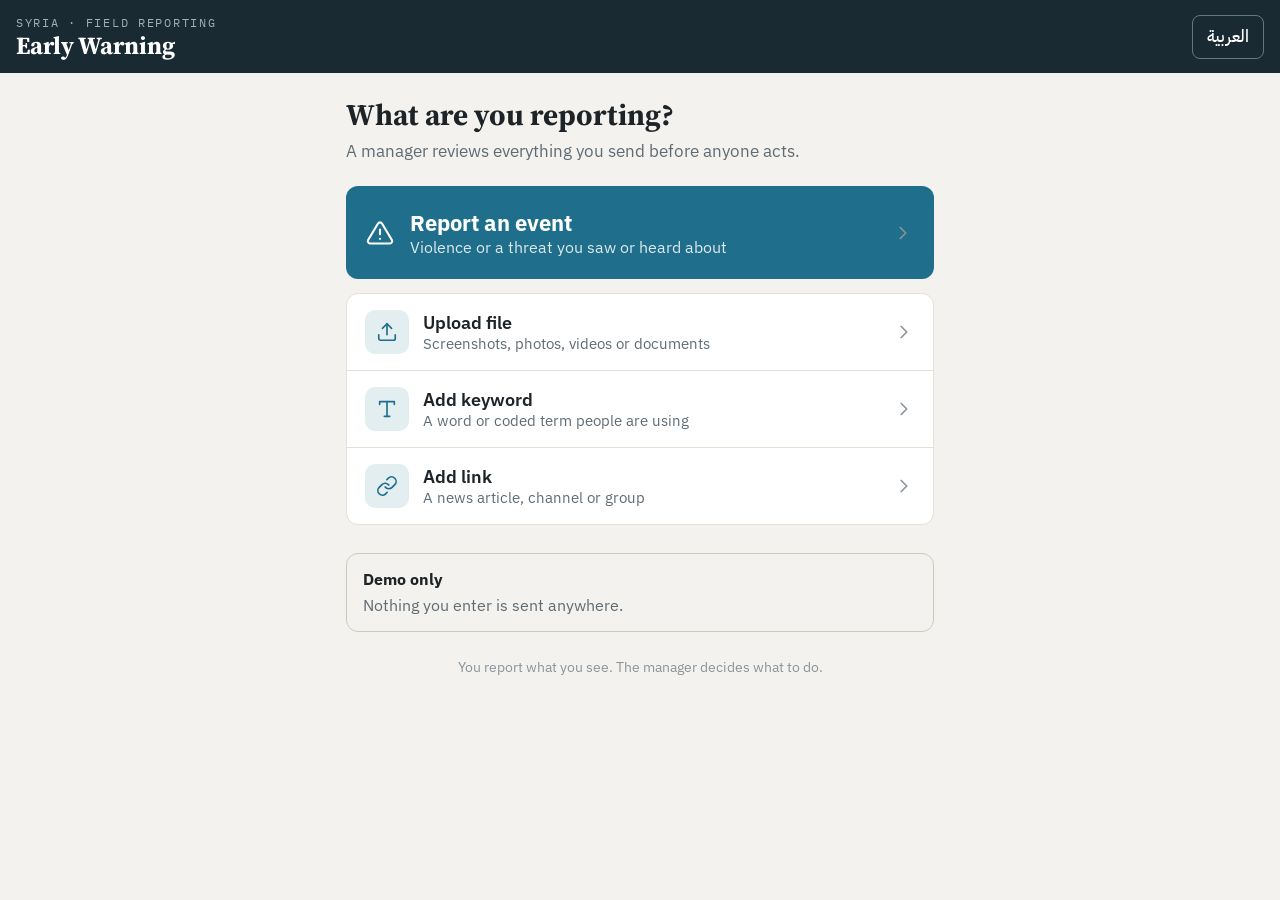
<file: field-app/index.html>
<!doctype html>
<html lang="en" dir="ltr" id="html-root">
<head>
<meta charset="utf-8" />
<meta name="viewport" content="width=device-width, initial-scale=1" />
<meta name="theme-color" content="#1a2a33" />
<title>Early Warning — Field reporting</title>
<link rel="icon" type="image/svg+xml" href="favicon.svg" />
<!-- Fonts: same families as the manager dashboard. If there's no internet, the page falls back to system fonts. -->
<link rel="preconnect" href="https://fonts.googleapis.com" />
<link rel="preconnect" href="https://fonts.gstatic.com" crossorigin />
<link href="https://fonts.googleapis.com/css2?family=IBM+Plex+Mono:wght@400;500&family=IBM+Plex+Sans+Arabic:wght@400;500;600;700&family=IBM+Plex+Sans:wght@400;500;600;700&family=Source+Serif+4:opsz,wght@8..60,600;8..60,700&display=swap" rel="stylesheet" />
<link rel="stylesheet" href="styles.css" />
</head>
<body>
  <!--
    Early Warning — FIELD APP (demo).
    One page, several "screens" (the <section class="view"> blocks below). app.js shows one at a time.
    Any text with data-i18n="key" is filled in from the STRINGS list in app.js, in English or Arabic.
    This is a demo: nothing is sent anywhere.
  -->

  <!-- Icons used on the page, drawn once here and reused with <use href="#i-name">. -->
  <svg width="0" height="0" style="position:absolute" aria-hidden="true">
    <defs>
      <g id="i-alert"><path d="M10.29 3.86L1.82 18a2 2 0 0 0 1.71 3h16.94a2 2 0 0 0 1.71-3L13.71 3.86a2 2 0 0 0-3.42 0z"/><line x1="12" y1="9" x2="12" y2="13"/><line x1="12" y1="17" x2="12.01" y2="17"/></g>
      <g id="i-camera"><path d="M23 19a2 2 0 0 1-2 2H3a2 2 0 0 1-2-2V8a2 2 0 0 1 2-2h4l2-3h6l2 3h4a2 2 0 0 1 2 2z"/><circle cx="12" cy="13" r="4"/></g>
      <g id="i-image"><rect x="3" y="3" width="18" height="18" rx="2"/><circle cx="8.5" cy="8.5" r="1.5"/><polyline points="21 15 16 10 5 21"/></g>
      <g id="i-type"><polyline points="4 7 4 4 20 4 20 7"/><line x1="9" y1="20" x2="15" y2="20"/><line x1="12" y1="4" x2="12" y2="20"/></g>
      <g id="i-link"><path d="M10 13a5 5 0 0 0 7.54.54l3-3a5 5 0 0 0-7.07-7.07l-1.72 1.71"/><path d="M14 11a5 5 0 0 0-7.54-.54l-3 3a5 5 0 0 0 7.07 7.07l1.71-1.71"/></g>
      <g id="i-chevron"><polyline points="9 18 15 12 9 6"/></g>
      <g id="i-back"><line x1="19" y1="12" x2="5" y2="12"/><polyline points="12 19 5 12 12 5"/></g>
      <g id="i-check"><polyline points="20 6 9 17 4 12"/></g>
      <g id="i-upload"><path d="M21 15v4a2 2 0 0 1-2 2H5a2 2 0 0 1-2-2v-4"/><polyline points="17 8 12 3 7 8"/><line x1="12" y1="3" x2="12" y2="15"/></g>
      <g id="i-file"><path d="M14 2H6a2 2 0 0 0-2 2v16a2 2 0 0 0 2 2h12a2 2 0 0 0 2-2V8z"/><polyline points="14 2 14 8 20 8"/></g>
      <g id="i-video"><polygon points="23 7 16 12 23 17 23 7"/><rect x="1" y="5" width="15" height="14" rx="2"/></g>
    </defs>
  </svg>

  <!-- ============ TOP BAR ============ -->
  <header class="topbar">
    <button class="brand" data-go="home" aria-label="Home">
      <span class="eyebrow" data-i18n="eyebrow">Syria · Field reporting</span>
      <span class="brand-title" data-i18n="title">Early Warning</span>
    </button>
    <button id="lang-toggle" class="btn btn-on-dark">العربية</button>
  </header>

  <main class="container">

    <!-- ================= HOME ================= -->
    <section class="view" data-view="home">
      <h1 class="page-title" data-i18n="home_title">What are you reporting?</h1>
      <p class="page-sub" data-i18n="home_sub">A manager reviews everything you send before anyone acts.</p>

      <button class="primary-action" data-go="report">
        <svg viewBox="0 0 24 24" aria-hidden="true" class="icon icon-lg"><use href="#i-alert"/></svg>
        <span class="primary-text">
          <span class="primary-title" data-i18n="nav_report">Report an event</span>
          <span class="primary-sub" data-i18n="nav_report_sub">Violence or a threat you saw or heard about</span>
        </span>
        <svg viewBox="0 0 24 24" aria-hidden="true" class="icon chevron"><use href="#i-chevron"/></svg>
      </button>

      <div class="action-list">
        <button class="action-row" data-go="screenshot">
          <span class="action-icon"><svg viewBox="0 0 24 24" aria-hidden="true" class="icon"><use href="#i-upload"/></svg></span>
          <span class="action-text">
            <span class="action-title" data-i18n="nav_screenshot">Upload file</span>
            <span class="action-sub" data-i18n="nav_screenshot_sub">Screenshots, photos, videos or documents</span>
          </span>
          <svg viewBox="0 0 24 24" aria-hidden="true" class="icon chevron"><use href="#i-chevron"/></svg>
        </button>
        <button class="action-row" data-go="keyword">
          <span class="action-icon"><svg viewBox="0 0 24 24" aria-hidden="true" class="icon"><use href="#i-type"/></svg></span>
          <span class="action-text">
            <span class="action-title" data-i18n="nav_keyword">Add keyword</span>
            <span class="action-sub" data-i18n="nav_keyword_sub">A word or coded term people are using</span>
          </span>
          <svg viewBox="0 0 24 24" aria-hidden="true" class="icon chevron"><use href="#i-chevron"/></svg>
        </button>
        <button class="action-row" data-go="link">
          <span class="action-icon"><svg viewBox="0 0 24 24" aria-hidden="true" class="icon"><use href="#i-link"/></svg></span>
          <span class="action-text">
            <span class="action-title" data-i18n="nav_link">Add link</span>
            <span class="action-sub" data-i18n="nav_link_sub">A news article, channel or group</span>
          </span>
          <svg viewBox="0 0 24 24" aria-hidden="true" class="icon chevron"><use href="#i-chevron"/></svg>
        </button>
      </div>

      <div class="demo-note">
        <strong data-i18n="demo_title">Demo only</strong>
        <p data-i18n="demo_text">Nothing you enter is sent anywhere.</p>
      </div>
    </section>

    <!-- ================= REPORT AN EVENT (5 steps) ================= -->
    <section class="view" data-view="report" hidden>
      <button class="back-link" data-go="home">
        <svg viewBox="0 0 24 24" aria-hidden="true" class="icon icon-sm flip-rtl"><use href="#i-back"/></svg><span data-i18n="back_home">Home</span>
      </button>
      <h1 class="page-title" data-i18n="report_title">Report an event</h1>

      <!-- progress: "STEP 2 OF 5" + bar -->
      <p id="step-label" class="eyebrow eyebrow-dark"></p>
      <div class="progress"><div id="step-bar" class="progress-bar"></div></div>

      <form id="report-form" class="card" novalidate>
        <!-- Step 1: what happened -->
        <div class="step" data-step="1">
          <label for="ev-description" class="q" data-i18n="step1_q">What happened?</label>
          <p class="hint" data-i18n="step1_hint">Who was involved? How many people? Is it still happening?</p>
          <textarea id="ev-description" name="description" rows="5" required></textarea>
          <label class="check">
            <input type="checkbox" name="is_ongoing" /> <span data-i18n="step1_ongoing">It is still happening</span>
          </label>
        </div>

        <!-- Step 2: event type (a plain list, filled by app.js from EVENT_TYPES) -->
        <div class="step" data-step="2" hidden>
          <p class="q" data-i18n="step2_q">What kind of event?</p>
          <div id="event-type-list" class="option-list"></div>
          <div id="type-other-wrap" hidden>
            <label class="field-label" for="ev-type-other" data-i18n="step2_other">What kind of event was it?</label>
            <input id="ev-type-other" name="type_other" type="text" autocomplete="off" />
          </div>
        </div>

        <!-- Step 3: when -->
        <div class="step" data-step="3" hidden>
          <label for="ev-when" class="q" data-i18n="step3_q">When did it happen?</label>
          <p class="hint" data-i18n="step3_hint">We filled in "now". Change it if it happened earlier.</p>
          <input id="ev-when" name="datetime" type="datetime-local" />
        </div>

        <!-- Step 4: where -->
        <div class="step" data-step="4" hidden>
          <label for="ev-place" class="q" data-i18n="step4_q">Where?</label>
          <select id="ev-place" name="place_id" class="place-select" required></select>
          <label for="ev-neighbourhood" class="field-label" data-i18n="step4_neigh">Neighbourhood or landmark</label>
          <input id="ev-neighbourhood" name="neighbourhood" type="text" autocomplete="off" />
          <div class="soft-box">
            <label class="check">
              <input type="checkbox" name="share_location" />
              <span data-i18n="step4_loc">Share my exact location (optional)</span>
            </label>
            <p class="hint" data-i18n="step4_loc_hint">Only if you choose to. If you leave this off, we only keep the place and neighbourhood you typed.</p>
          </div>
        </div>

        <!-- Step 5: photos -->
        <div class="step" data-step="5" hidden>
          <p class="q" data-i18n="step5_q">Add photos (optional)</p>
          <label class="upload-btn">
            <svg viewBox="0 0 24 24" aria-hidden="true" class="icon"><use href="#i-camera"/></svg><span data-i18n="add_photos">Add photos</span>
            <input type="file" accept="image/*" multiple data-preview="ev-photos" hidden />
          </label>
          <div id="ev-photos" class="thumbs"></div>
        </div>

        <div class="form-nav">
          <button type="button" id="step-back" class="btn btn-secondary" data-i18n="back">Back</button>
          <button type="button" id="step-next" class="btn btn-primary" data-i18n="next">Next</button>
          <button type="submit" id="step-submit" class="btn btn-primary" data-i18n="send_report" hidden>Send report</button>
        </div>
        <p class="form-error" hidden></p>
      </form>
    </section>

    <!-- ================= UPLOAD FILE ================= -->
    <section class="view" data-view="screenshot" hidden>
      <button class="back-link" data-go="home">
        <svg viewBox="0 0 24 24" aria-hidden="true" class="icon icon-sm flip-rtl"><use href="#i-back"/></svg><span data-i18n="back_home">Home</span>
      </button>
      <h1 class="page-title" data-i18n="shot_title">Upload file</h1>

      <form id="screenshot-form" class="card" novalidate>
        <!-- One button for every kind of file: screenshots, photos, videos, audio, PDFs, documents.
             On a phone it also offers the camera. -->
        <label class="upload-btn upload-btn-wide">
          <svg viewBox="0 0 24 24" aria-hidden="true" class="icon icon-lg"><use href="#i-upload"/></svg>
          <span data-i18n="shot_choose">Choose files</span>
          <span class="upload-sub" data-i18n="shot_choose_sub">Screenshots, photos, videos, audio or documents</span>
          <input type="file" multiple data-preview="shot-media" hidden />
        </label>
        <!-- previews of what was added (filled by app.js), each with a remove button -->
        <div id="shot-media" class="thumbs"></div>
        <p id="video-note" class="hint" data-i18n="video_note" hidden>Videos and large files can take a long time on a slow connection.</p>

        <label class="field-label" for="shot-platform" data-i18n="f_platform">Where did it come from?</label>
        <select id="shot-platform" name="platform" data-options="PLATFORMS"></select>

        <!-- Only for content found online; hidden when "I took it myself" is chosen above. -->
        <div class="online-only">
          <label class="field-label" for="shot-account" data-i18n="f_account">Account, channel or group name</label>
          <input id="shot-account" name="account_name" type="text" autocomplete="off" />

          <label class="field-label" for="shot-handle" data-i18n="f_handle">Handle (@name), if you can see it</label>
          <input id="shot-handle" name="handle" type="text" autocomplete="off" dir="ltr" />
        </div>

        <label class="field-label" for="shot-text" id="shot-text-label" data-i18n="f_message">What does the message say?</label>
        <textarea id="shot-text" name="message_text" rows="4"></textarea>

        <label class="field-label" for="shot-category" data-i18n="f_category">What kind of hate speech?</label>
        <select id="shot-category" name="category" data-options="CATEGORIES"></select>

        <label class="field-label" for="shot-place" data-i18n="f_place">Which place is it about?</label>
        <select id="shot-place" name="place_id" class="place-select" required></select>

        <label class="field-label" for="shot-note" data-i18n="f_note">Short note (optional)</label>
        <input id="shot-note" name="note" type="text" autocomplete="off" />

        <label class="check soft-box online-only">
          <input type="checkbox" name="add_to_watchlist" />
          <span data-i18n="f_watchlist">Add this account to the watchlist</span>
        </label>

        <button type="submit" class="btn btn-primary btn-block" data-i18n="send">Send</button>
        <p class="form-error" hidden></p>
      </form>
    </section>

    <!-- ================= ADD KEYWORD ================= -->
    <section class="view" data-view="keyword" hidden>
      <button class="back-link" data-go="home">
        <svg viewBox="0 0 24 24" aria-hidden="true" class="icon icon-sm flip-rtl"><use href="#i-back"/></svg><span data-i18n="back_home">Home</span>
      </button>
      <h1 class="page-title" data-i18n="kw_title">Add a keyword</h1>

      <form id="keyword-form" class="card" novalidate>
        <label class="field-label first" for="kw-term" data-i18n="f_term">Word or phrase</label>
        <input id="kw-term" name="term" type="text" autocomplete="off" required />

        <label class="field-label" for="kw-variants" data-i18n="f_variants">Other spellings (optional)</label>
        <input id="kw-variants" name="variants" type="text" autocomplete="off" />

        <label class="field-label" for="kw-lang" data-i18n="f_language">Language</label>
        <select id="kw-lang" name="language" data-options="KEYWORD_LANGS"></select>

        <label class="field-label" for="kw-meaning" data-i18n="f_meaning">What does it mean? Who is it aimed at?</label>
        <textarea id="kw-meaning" name="meaning" rows="3"></textarea>

        <label class="field-label" for="kw-category" data-i18n="f_category">What kind of hate speech?</label>
        <select id="kw-category" name="category" data-options="CATEGORIES"></select>

        <label class="field-label" for="kw-place" data-i18n="f_where_used">Where is it used?</label>
        <select id="kw-place" name="place_id" class="place-select" required></select>

        <p class="hint" data-i18n="kw_note">A manager checks every new word before it is used.</p>
        <button type="submit" class="btn btn-primary btn-block" data-i18n="send">Send</button>
        <p class="form-error" hidden></p>
      </form>
    </section>

    <!-- ================= ADD LINK ================= -->
    <section class="view" data-view="link" hidden>
      <button class="back-link" data-go="home">
        <svg viewBox="0 0 24 24" aria-hidden="true" class="icon icon-sm flip-rtl"><use href="#i-back"/></svg><span data-i18n="back_home">Home</span>
      </button>
      <h1 class="page-title" data-i18n="link_title">Add a link</h1>

      <form id="link-form" class="card" novalidate>
        <label class="field-label first" for="link-url" data-i18n="f_url">Paste the link</label>
        <input id="link-url" name="url_or_handle" type="url" inputmode="url" autocomplete="off" dir="ltr" required />
        <p id="link-detected" class="pill pill-teal" hidden></p>

        <label class="field-label" for="link-name" data-i18n="f_link_name">Name of the site, channel or group (optional)</label>
        <input id="link-name" name="name" type="text" autocomplete="off" />

        <label class="field-label" for="link-place" data-i18n="f_place">Which place is it about?</label>
        <select id="link-place" name="place_id" class="place-select" required></select>

        <label class="field-label" for="link-category" data-i18n="f_category">What kind of hate speech?</label>
        <select id="link-category" name="category" data-options="CATEGORIES"></select>

        <label class="field-label" for="link-note" data-i18n="f_note">Short note (optional)</label>
        <input id="link-note" name="notes" type="text" autocomplete="off" />

        <label class="check soft-box">
          <input type="checkbox" name="add_to_watchlist" />
          <span data-i18n="f_watchlist_channel">Add this channel to the watchlist</span>
        </label>

        <button type="submit" class="btn btn-primary btn-block" data-i18n="send">Send</button>
        <p class="form-error" hidden></p>
      </form>
    </section>

    <!-- ================= DONE ================= -->
    <section class="view" data-view="done" hidden>
      <div class="card done-card">
        <span class="done-icon"><svg viewBox="0 0 24 24" aria-hidden="true" class="icon icon-lg"><use href="#i-check"/></svg></span>
        <h1 class="page-title" data-i18n="done_title">Thank you</h1>
        <p class="page-sub" data-i18n="done_text">Your report was sent. A manager will review it.</p>
        <button class="btn btn-primary btn-block" data-go="home" data-i18n="done_home">Back to home</button>
      </div>
    </section>

  </main>

  <footer class="footer">
    <p data-i18n="footer_note">You report what you see. The manager decides what to do.</p>
  </footer>

  <script src="data.js"></script>
  <script src="app.js"></script>
</body>
</html>
</file>
<file: field-app/styles.css>
/* Early Warning — field app. Visual style follows the manager dashboard:
   serif headlines, IBM Plex Sans for text, IBM Plex Mono for small labels and numbers,
   dark navy header, warm off-white page, white cards with thin warm borders, teal buttons.
   RTL-ready: logical properties (margin-inline, padding-inline, inset-inline, text-align: start)
   so switching <html dir="rtl"> mirrors the whole layout automatically. */

:root {
  /* page */
  --bg: #f4f2ee;
  --card: #ffffff;
  --border: #e4e0d8;
  --border-strong: #cfcac0;
  --ink: #1d2327;
  --muted: #5f6b73;
  --faint: #8a939a;

  /* header (same navy as the dashboard sidebar) */
  --navy: #1a2a33;
  --navy-2: #26394a;
  --on-navy-muted: #9fb0ba;

  /* primary action */
  --teal: #1f6e8c;
  --teal-dark: #185a73;
  --teal-soft: #e3eef1;

  /* alert levels (same words and order as the dashboard: Watch < Warning < Urgent) */
  --red: #b83227;
  --orange: #d4632a;
  --yellow: #d69e1b;

  --radius: 12px;
  --tap: 52px; /* minimum height of anything you tap */

  --sans: "IBM Plex Sans", "IBM Plex Sans Arabic", system-ui, -apple-system, "Segoe UI", Tahoma, Arial, sans-serif;
  --serif: "Source Serif 4", "IBM Plex Sans Arabic", Georgia, "Times New Roman", serif;
  --mono: "IBM Plex Mono", ui-monospace, Menlo, Consolas, monospace;
  font-size: 17px;
}

/* Arabic reads better in Plex Sans Arabic everywhere, including headings. */
html[lang="ar"] { --sans: "IBM Plex Sans Arabic", system-ui, Tahoma, Arial, sans-serif; --serif: var(--sans); }

* { box-sizing: border-box; }
[hidden] { display: none !important; }

body {
  margin: 0;
  font-family: var(--sans);
  background: var(--bg);
  color: var(--ink);
  line-height: 1.5;
}

/* ---------- icons (drawn as lines, colour follows the text) ---------- */
.icon { width: 22px; height: 22px; flex: none; fill: none; stroke: currentColor; stroke-width: 1.8; stroke-linecap: round; stroke-linejoin: round; }
.icon-sm { width: 18px; height: 18px; }
.icon-lg { width: 28px; height: 28px; }
html[dir="rtl"] .chevron, html[dir="rtl"] .flip-rtl { transform: scaleX(-1); }

/* ---------- small uppercase label, like "REPORTING WEEK" on the dashboard ---------- */
.eyebrow {
  font-family: var(--mono);
  font-size: 0.72rem;
  letter-spacing: 0.14em;
  text-transform: uppercase;
  color: var(--on-navy-muted);
}
/* Arabic letters must join up, so no letter spacing and no monospace for Arabic labels. */
html[lang="ar"] .eyebrow { font-family: var(--sans); letter-spacing: 0; font-size: 0.8rem; }
.eyebrow-dark { color: var(--muted); margin: 20px 0 8px 0; display: block; }

/* ---------- top bar ---------- */
.topbar {
  display: flex;
  align-items: center;
  justify-content: space-between;
  gap: 12px;
  padding: 14px 16px;
  background: var(--navy);
  color: white;
  position: sticky;
  top: 0;
  z-index: 10;
}
.brand {
  display: flex; flex-direction: column; align-items: flex-start; gap: 2px;
  background: none; border: none; padding: 0; cursor: pointer; color: inherit; text-align: start;
}
.brand-title { font-family: var(--serif); font-size: 1.45rem; font-weight: 700; line-height: 1.1; }

/* ---------- buttons ---------- */
.btn {
  font: 600 1rem var(--sans);
  min-height: var(--tap);
  padding: 10px 20px;
  border-radius: 8px;
  border: 1px solid transparent;
  cursor: pointer;
  display: inline-flex; align-items: center; justify-content: center; gap: 8px;
}
.btn-primary { background: var(--teal); color: white; }
.btn-primary:hover { background: var(--teal-dark); }
.btn-secondary { background: var(--card); color: var(--ink); border-color: var(--border-strong); }
.btn-on-dark { background: transparent; color: white; border-color: rgba(255,255,255,0.35); min-height: 44px; padding: 6px 14px; font-weight: 500; }
.btn-block { width: 100%; margin-top: 24px; }
.btn:active { transform: translateY(1px); }
:focus-visible { outline: 3px solid #9cc7d6; outline-offset: 2px; }

/* ---------- page ---------- */
.container { max-width: 620px; margin: 0 auto; padding: 24px 16px; }
.page-title { font-family: var(--serif); font-size: 1.75rem; font-weight: 700; line-height: 1.2; margin: 0; }
.page-sub { color: var(--muted); margin: 6px 0 0 0; }

.card {
  background: var(--card);
  border: 1px solid var(--border);
  border-radius: var(--radius);
  padding: 20px 18px;
  margin-top: 16px;
}

.back-link {
  display: inline-flex; align-items: center; gap: 6px;
  background: none; border: none; padding: 0; margin-bottom: 10px;
  min-height: 44px; cursor: pointer;
  font: 500 0.95rem var(--sans); color: var(--teal);
}

/* ---------- home ---------- */
.primary-action {
  width: 100%;
  margin-top: 22px;
  display: flex; align-items: center; gap: 16px;
  padding: 22px 20px;
  background: var(--teal);
  color: white;
  border: none;
  border-radius: var(--radius);
  cursor: pointer;
  text-align: start;
  font-family: var(--sans);
}
.primary-action:hover { background: var(--teal-dark); }
.primary-text { flex: 1; display: flex; flex-direction: column; }
.primary-title { font-size: 1.3rem; font-weight: 700; }
.primary-sub { font-size: 0.92rem; opacity: 0.85; }

.action-list {
  margin-top: 14px;
  background: var(--card);
  border: 1px solid var(--border);
  border-radius: var(--radius);
  overflow: hidden;
}
.action-row {
  width: 100%;
  display: flex; align-items: center; gap: 14px;
  padding: 16px 18px;
  min-height: 76px;
  background: none;
  border: none;
  border-bottom: 1px solid var(--border);
  cursor: pointer;
  text-align: start;
  font-family: var(--sans);
  color: var(--ink);
}
.action-row:last-child { border-bottom: none; }
.action-row:hover { background: #faf9f6; }
.action-icon {
  width: 44px; height: 44px; flex: none;
  display: grid; place-items: center;
  border-radius: 10px;
  background: var(--teal-soft);
  color: var(--teal);
}
.action-text { flex: 1; display: flex; flex-direction: column; min-width: 0; }
.action-title { font-weight: 600; font-size: 1.05rem; }
.action-sub { color: var(--muted); font-size: 0.88rem; }
.chevron { color: var(--faint); }

.demo-note {
  margin-top: 28px;
  border: 1px solid var(--border-strong);
  border-radius: var(--radius);
  padding: 14px 16px;
  font-size: 0.92rem;
}
.demo-note p { margin: 2px 0 0 0; color: var(--muted); }

/* ---------- forms ---------- */
.q { display: block; font-family: var(--serif); font-size: 1.3rem; font-weight: 700; margin: 0 0 6px 0; }
.field-label { display: block; font-weight: 600; margin: 20px 0 6px 0; }
.field-label.first { margin-top: 0; }
.hint { color: var(--muted); font-size: 0.9rem; margin: 4px 0 12px 0; }

input[type="text"], input[type="url"], input[type="datetime-local"], select, textarea {
  width: 100%;
  font: 400 1rem var(--sans);
  min-height: var(--tap);
  padding: 12px 14px;
  border: 1px solid var(--border-strong);
  border-radius: 8px;
  background: white;
  color: var(--ink);
}
textarea { resize: vertical; }
input:focus, select:focus, textarea:focus { outline: 3px solid var(--teal-soft); border-color: var(--teal); }

.check { display: flex; align-items: center; gap: 12px; min-height: var(--tap); cursor: pointer; margin-top: 8px; }
.check input { width: 22px; height: 22px; flex: none; accent-color: var(--teal); }
.soft-box { background: #f7f5f1; border: 1px solid var(--border); border-radius: 8px; padding: 6px 14px; margin-top: 20px; }
.soft-box .check { margin-top: 0; }

/* list of choices (event type, how serious) — one tappable row per option */
.option-list { border: 1px solid var(--border); border-radius: 10px; overflow: hidden; margin-top: 8px; }
.option { display: block; position: relative; border-bottom: 1px solid var(--border); cursor: pointer; }
.option:last-child { border-bottom: none; }
.option input { position: absolute; opacity: 0; pointer-events: none; }
.option-box {
  display: flex; align-items: center; gap: 12px;
  min-height: var(--tap); padding: 12px 16px;
  font-weight: 500;
}
.option-box::after {                /* the round radio mark, at the end of the row */
  content: ""; margin-inline-start: auto;
  width: 20px; height: 20px; border-radius: 50%;
  border: 2px solid var(--border-strong); background: white; flex: none;
}
.option input:checked + .option-box { background: var(--teal-soft); }
.option input:checked + .option-box::after { border-color: var(--teal); box-shadow: inset 0 0 0 4px white; background: var(--teal); }
.option input:focus-visible + .option-box { outline: 3px solid #9cc7d6; outline-offset: -3px; }

.dot { width: 10px; height: 10px; border-radius: 50%; flex: none; }
.dot-red { background: var(--red); }
.dot-orange { background: var(--orange); }
.dot-yellow { background: var(--yellow); }

/* photo pickers */
.two-btns { display: grid; grid-template-columns: repeat(2, minmax(0, 1fr)); gap: 10px; }
.upload-btn {
  display: flex; flex-direction: column; align-items: center; justify-content: center; gap: 6px;
  min-height: 96px; padding: 12px;
  border: 1.5px dashed var(--border-strong); border-radius: 10px;
  background: #faf9f6; color: var(--teal);
  font-weight: 600; text-align: center; cursor: pointer;
}
.upload-btn:hover { border-color: var(--teal); }
.thumbs { display: flex; flex-wrap: wrap; gap: 8px; margin-top: 10px; }
.thumbs:empty { display: none; }
.upload-btn-wide { min-height: 120px; gap: 4px; }
.upload-sub { color: var(--muted); font-weight: 400; font-size: 0.85rem; }

/* tile for files that can't be previewed (PDF, audio, documents…): an icon and the file type */
.thumb-file {
  width: 100%; height: 100%;
  display: flex; flex-direction: column; align-items: center; justify-content: center; gap: 4px;
  border-radius: 8px; border: 1px solid var(--border); background: #faf9f6; color: var(--teal);
  font: 500 0.72rem var(--mono); letter-spacing: 0.06em;
}

/* one preview: a picture or a video, a remove button in the corner, and for videos a length badge */
.thumb { position: relative; width: 84px; height: 84px; }
.thumb img, .thumb video {
  width: 100%; height: 100%; object-fit: cover; display: block;
  border-radius: 8px; border: 1px solid var(--border); background: var(--navy);
}
.thumb-remove {
  position: absolute; top: -8px; inset-inline-end: -8px;
  width: 28px; height: 28px; border-radius: 50%;
  border: 2px solid var(--bg); background: var(--ink); color: white;
  font: 600 0.9rem var(--sans); line-height: 1; cursor: pointer;
  display: grid; place-items: center;
}
.thumb-badge {
  position: absolute; bottom: 5px; inset-inline-start: 5px;
  display: inline-flex; align-items: center; gap: 3px;
  padding: 1px 6px; border-radius: 4px;
  background: rgba(26, 42, 51, 0.85); color: white;
  font: 500 0.7rem var(--mono);
}
.thumb-badge .icon { width: 12px; height: 12px; }

.pill {
  display: inline-block; margin: 10px 0 0 0;
  padding: 3px 12px; border-radius: 6px;
  font-size: 0.88rem; font-weight: 600;
}
.pill-teal { background: var(--teal-soft); color: var(--teal-dark); }

.form-error { color: var(--red); font-weight: 600; margin: 12px 0 0 0; }

/* stepper */
.progress { height: 4px; background: var(--border); border-radius: 999px; overflow: hidden; }
.progress-bar { height: 100%; width: 0; background: var(--teal); transition: width 0.2s; }
.form-nav { display: flex; gap: 10px; margin-top: 28px; }
.form-nav .btn { flex: 1; }

/* done screen */
.done-card { text-align: center; padding: 36px 20px; margin-top: 8px; }
.done-icon {
  width: 60px; height: 60px; margin: 0 auto 14px auto;
  display: grid; place-items: center;
  border-radius: 50%; background: var(--teal-soft); color: var(--teal);
}

/* footer */
.footer { text-align: center; color: var(--faint); padding: 0 16px 32px 16px; font-size: 0.85rem; }
.footer p { margin: 0; }

@media (max-width: 360px) {
  .two-btns { grid-template-columns: 1fr; }
}
</file>
